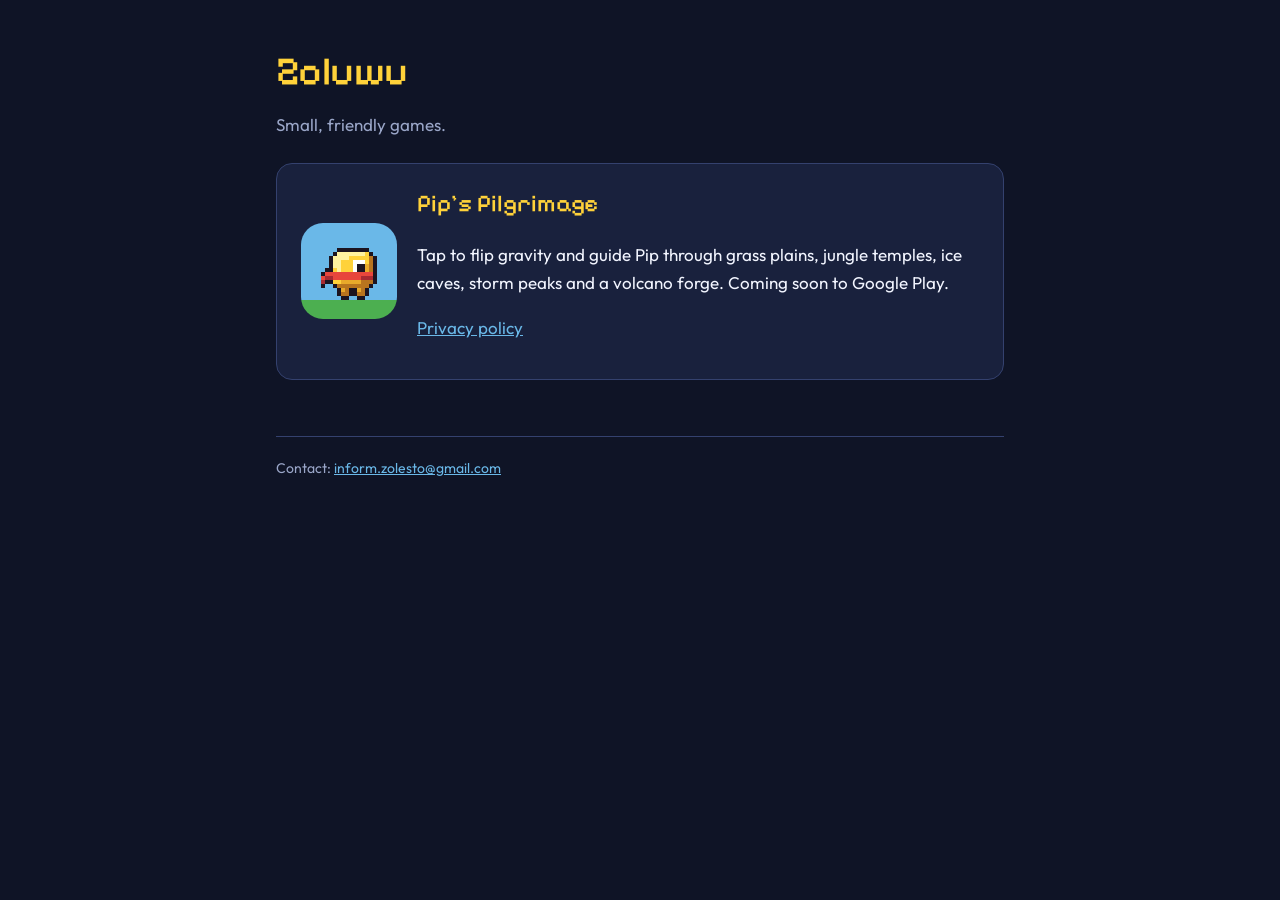
<file: index.html>
<!doctype html>
<html lang="en">
<head>
<meta charset="utf-8">
<meta name="viewport" content="width=device-width, initial-scale=1">
<title>Zoluwu</title>
<meta name="description" content="Zoluwu makes small, friendly games. Home of Pip's Pilgrimage.">
<link rel="icon" href="pips-pilgrimage/icon.png">
<link rel="preconnect" href="https://fonts.googleapis.com">
<link rel="preconnect" href="https://fonts.gstatic.com" crossorigin>
<link href="https://fonts.googleapis.com/css2?family=Outfit:wght@400;600&family=Pixelify+Sans:wght@500&display=swap" rel="stylesheet">
<link rel="stylesheet" href="style.css">
</head>
<body>
<main>
  <h1>Zoluwu</h1>
  <p class="muted">Small, friendly games.</p>

  <div class="card game">
    <img src="pips-pilgrimage/icon.png" alt="Pip's Pilgrimage icon: Pip, a small yellow bird with a red scarf">
    <div>
      <h2>Pip's Pilgrimage</h2>
      <p>Tap to flip gravity and guide Pip through grass plains, jungle temples, ice caves, storm peaks and a volcano forge. Coming soon to Google Play.</p>
      <p class="links"><a href="pips-pilgrimage/privacy.html">Privacy policy</a></p>
    </div>
  </div>

  <footer class="muted">Contact: <a href="mailto:inform.zolesto@gmail.com">inform.zolesto@gmail.com</a></footer>
</main>
</body>
</html>
</file>
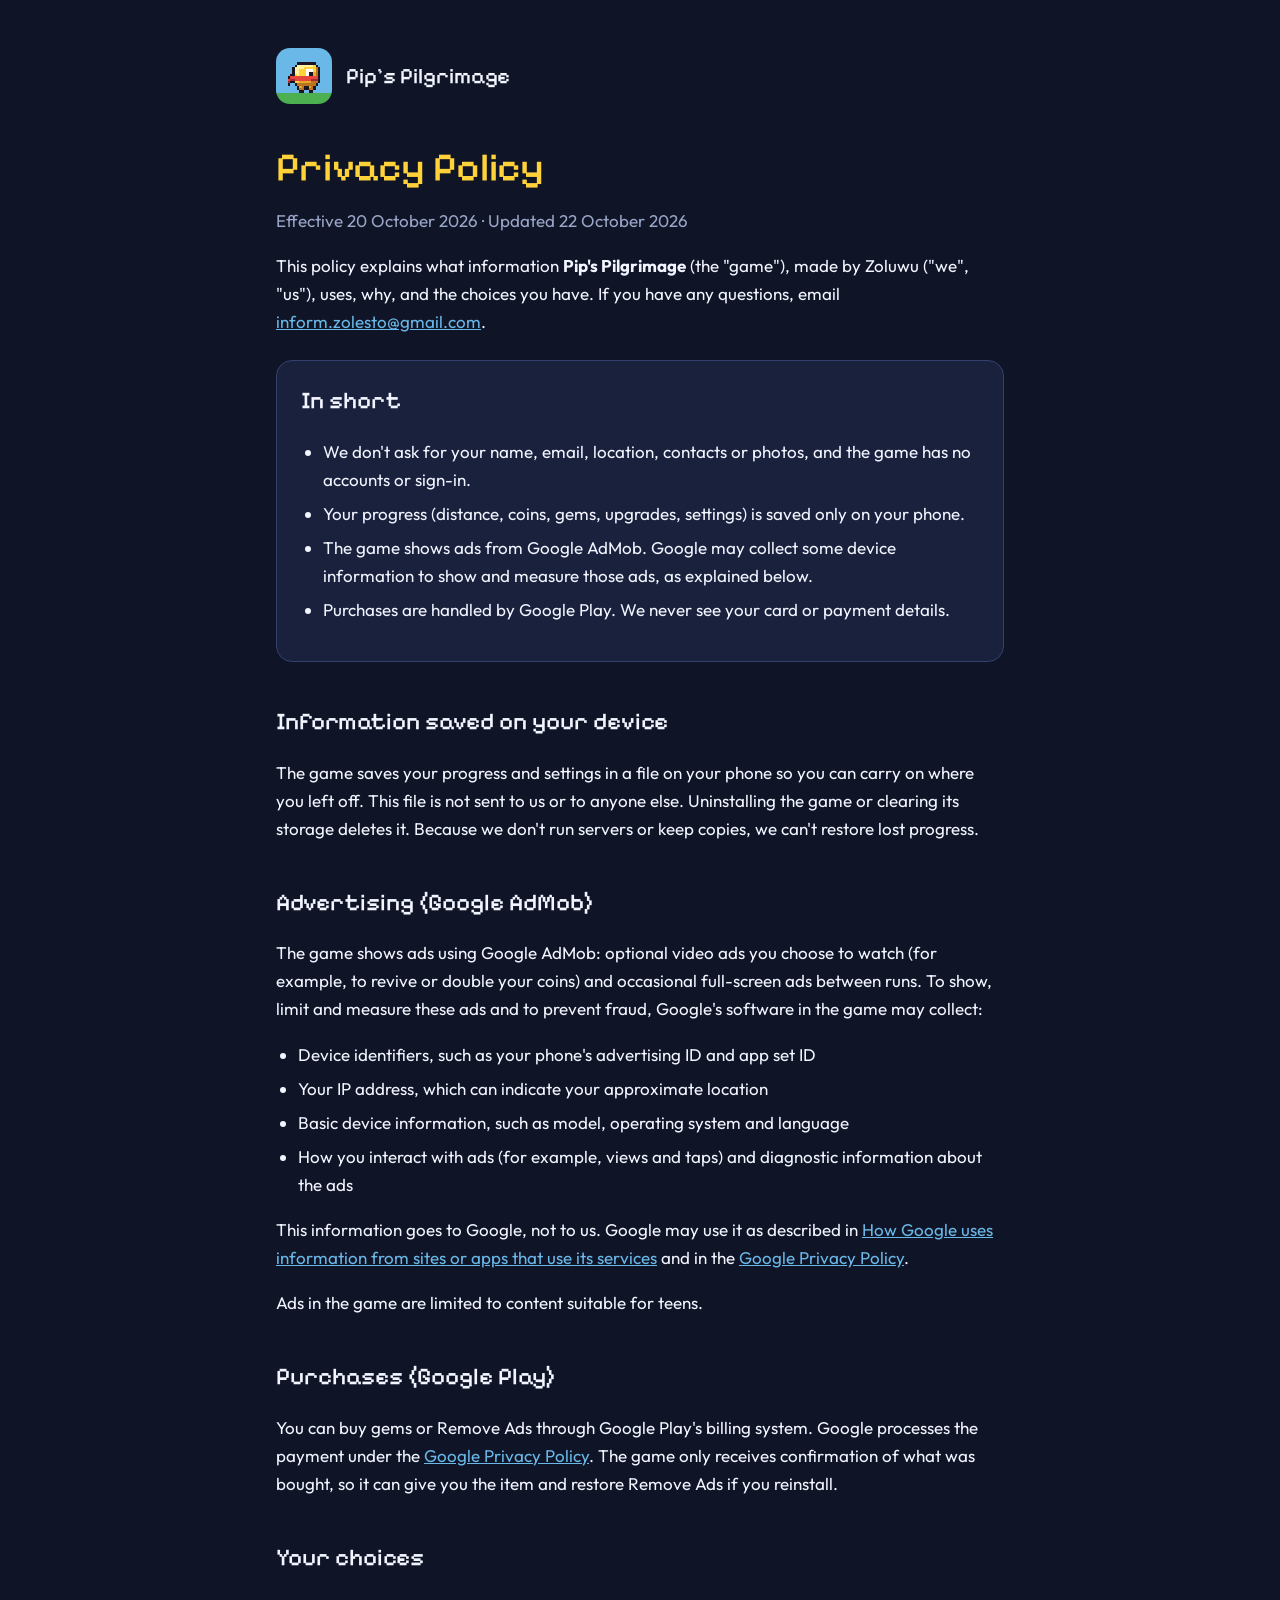
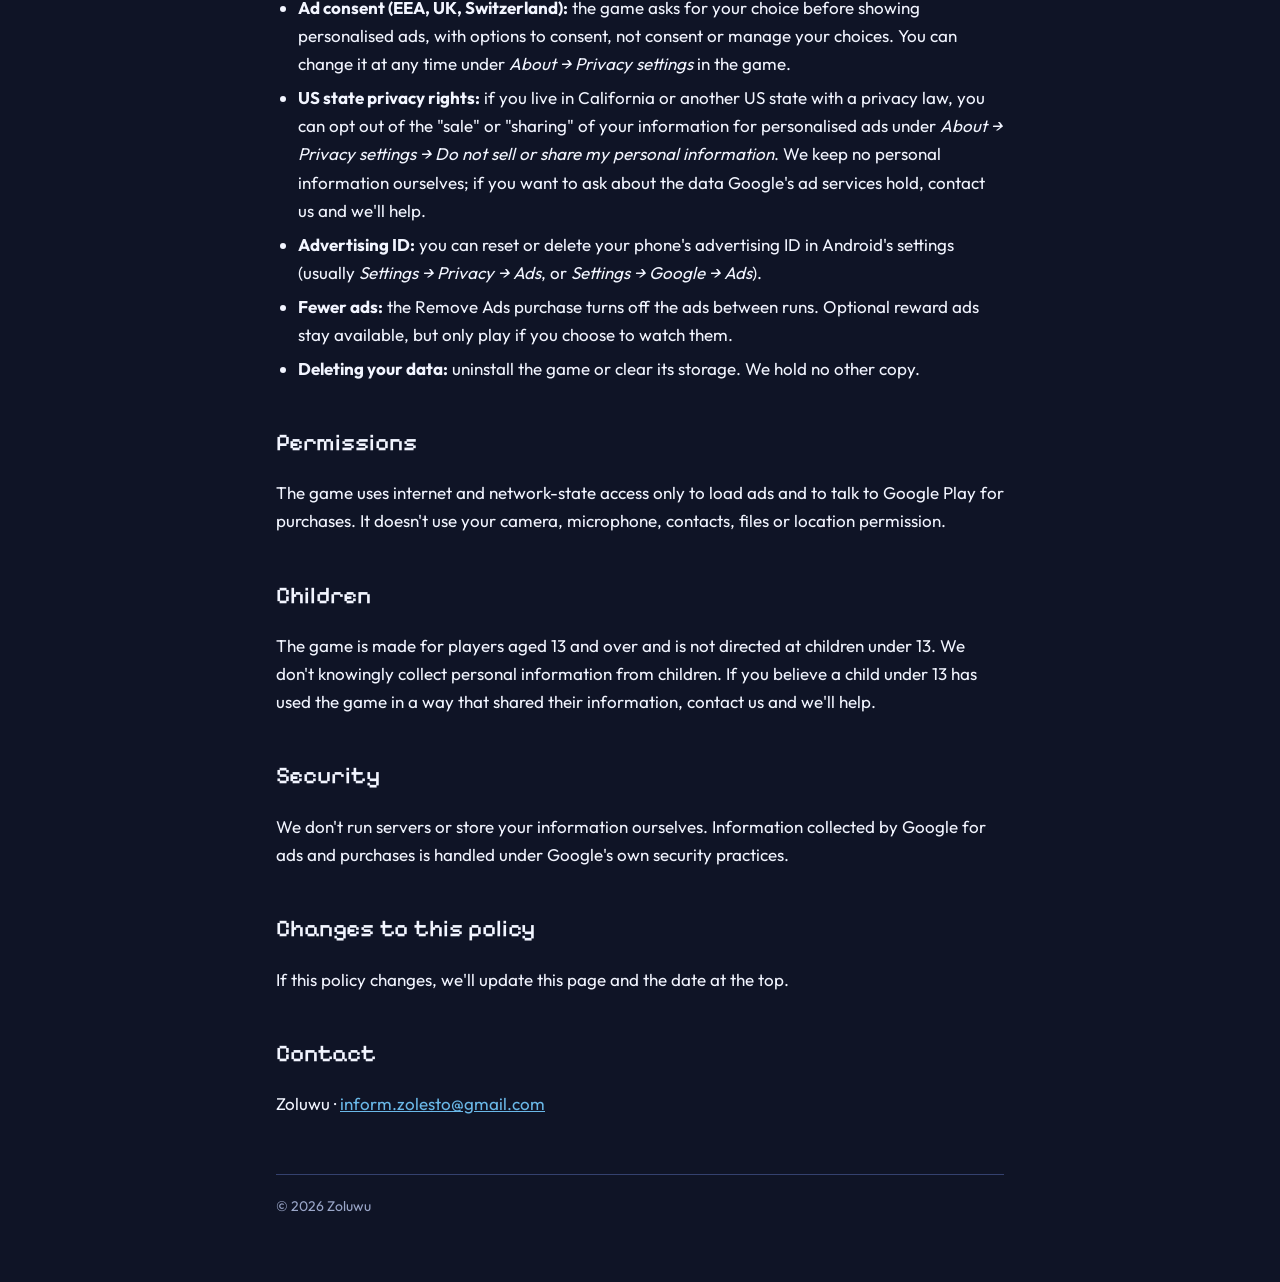
<file: pips-pilgrimage/privacy.html>
<!doctype html>
<html lang="en">
<head>
<meta charset="utf-8">
<meta name="viewport" content="width=device-width, initial-scale=1">
<title>Pip's Pilgrimage Privacy</title>
<meta name="description" content="Privacy policy for Pip's Pilgrimage, a game by Zoluwu.">
<link rel="icon" href="icon.png">
<link rel="preconnect" href="https://fonts.googleapis.com">
<link rel="preconnect" href="https://fonts.gstatic.com" crossorigin>
<link href="https://fonts.googleapis.com/css2?family=Outfit:wght@400;600&family=Pixelify+Sans:wght@500&display=swap" rel="stylesheet">
<link rel="stylesheet" href="../style.css">
</head>
<body>
<main>
  <a class="brand" href="../index.html"><img src="icon.png" alt="">Pip's Pilgrimage</a>

  <h1>Privacy Policy</h1>
  <p class="muted">Effective 20 October 2026 · Updated 22 October 2026</p>

  <p>This policy explains what information <strong>Pip's Pilgrimage</strong> (the "game"), made by Zoluwu ("we", "us"), uses, why, and the choices you have. If you have any questions, email <a href="mailto:inform.zolesto@gmail.com">inform.zolesto@gmail.com</a>.</p>

  <div class="card">
    <h2>In short</h2>
    <ul>
      <li>We don't ask for your name, email, location, contacts or photos, and the game has no accounts or sign-in.</li>
      <li>Your progress (distance, coins, gems, upgrades, settings) is saved only on your phone.</li>
      <li>The game shows ads from Google AdMob. Google may collect some device information to show and measure those ads, as explained below.</li>
      <li>Purchases are handled by Google Play. We never see your card or payment details.</li>
    </ul>
  </div>

  <h2>Information saved on your device</h2>
  <p>The game saves your progress and settings in a file on your phone so you can carry on where you left off. This file is not sent to us or to anyone else. Uninstalling the game or clearing its storage deletes it. Because we don't run servers or keep copies, we can't restore lost progress.</p>

  <h2>Advertising (Google AdMob)</h2>
  <p>The game shows ads using Google AdMob: optional video ads you choose to watch (for example, to revive or double your coins) and occasional full-screen ads between runs. To show, limit and measure these ads and to prevent fraud, Google's software in the game may collect:</p>
  <ul>
    <li>Device identifiers, such as your phone's advertising ID and app set ID</li>
    <li>Your IP address, which can indicate your approximate location</li>
    <li>Basic device information, such as model, operating system and language</li>
    <li>How you interact with ads (for example, views and taps) and diagnostic information about the ads</li>
  </ul>
  <p>This information goes to Google, not to us. Google may use it as described in <a href="https://policies.google.com/technologies/partner-sites">How Google uses information from sites or apps that use its services</a> and in the <a href="https://policies.google.com/privacy">Google Privacy Policy</a>.</p>
  <p>Ads in the game are limited to content suitable for teens.</p>

  <h2>Purchases (Google Play)</h2>
  <p>You can buy gems or Remove Ads through Google Play's billing system. Google processes the payment under the <a href="https://policies.google.com/privacy">Google Privacy Policy</a>. The game only receives confirmation of what was bought, so it can give you the item and restore Remove Ads if you reinstall.</p>

  <h2>Your choices</h2>
  <ul>
    <li><strong>Ad consent (EEA, UK, Switzerland):</strong> the game asks for your choice before showing personalised ads, with options to consent, not consent or manage your choices. You can change it at any time under <em>About → Privacy settings</em> in the game.</li>
    <li><strong>US state privacy rights:</strong> if you live in California or another US state with a privacy law, you can opt out of the "sale" or "sharing" of your information for personalised ads under <em>About → Privacy settings → Do not sell or share my personal information</em>. We keep no personal information ourselves; if you want to ask about the data Google's ad services hold, contact us and we'll help.</li>
    <li><strong>Advertising ID:</strong> you can reset or delete your phone's advertising ID in Android's settings (usually <em>Settings → Privacy → Ads</em>, or <em>Settings → Google → Ads</em>).</li>
    <li><strong>Fewer ads:</strong> the Remove Ads purchase turns off the ads between runs. Optional reward ads stay available, but only play if you choose to watch them.</li>
    <li><strong>Deleting your data:</strong> uninstall the game or clear its storage. We hold no other copy.</li>
  </ul>

  <h2>Permissions</h2>
  <p>The game uses internet and network-state access only to load ads and to talk to Google Play for purchases. It doesn't use your camera, microphone, contacts, files or location permission.</p>

  <h2>Children</h2>
  <p>The game is made for players aged 13 and over and is not directed at children under 13. We don't knowingly collect personal information from children. If you believe a child under 13 has used the game in a way that shared their information, contact us and we'll help.</p>

  <h2>Security</h2>
  <p>We don't run servers or store your information ourselves. Information collected by Google for ads and purchases is handled under Google's own security practices.</p>

  <h2>Changes to this policy</h2>
  <p>If this policy changes, we'll update this page and the date at the top.</p>

  <h2>Contact</h2>
  <p>Zoluwu · <a href="mailto:inform.zolesto@gmail.com">inform.zolesto@gmail.com</a></p>

  <footer class="muted">© 2026 Zoluwu</footer>
</main>
</body>
</html>
</file>
<file: style.css>
:root {
  --ink: #0f1426;
  --card: #19213d;
  --line: #34416e;
  --text: #f2f5ff;
  --muted: #9aa6c8;
  --gold: #ffd23a;
  --sky: #6ab8e8;
}
* { box-sizing: border-box; }
html { background: var(--ink); }
body {
  margin: 0;
  background: var(--ink);
  color: var(--text);
  font: 17px/1.65 "Outfit", system-ui, sans-serif;
  -webkit-font-smoothing: antialiased;
}
main { max-width: 760px; margin: 0 auto; padding: 48px 16px 64px; }
h1, h2, .brand { font-family: "Pixelify Sans", "Outfit", sans-serif; font-weight: 500; }
h1 { font-size: 40px; line-height: 1.15; margin: 0 0 8px; color: var(--gold); }
h2 { font-size: 24px; margin: 40px 0 8px; color: var(--text); }
p, li { color: var(--text); }
ul { padding-left: 22px; }
li { margin: 6px 0; }
a { color: var(--sky); }
.muted { color: var(--muted); }
.brand { display: flex; align-items: center; gap: 14px; text-decoration: none; color: var(--text); font-size: 22px; margin-bottom: 40px; }
.brand img { width: 56px; height: 56px; border-radius: 14px; image-rendering: pixelated; }
.card { background: var(--card); border: 1px solid var(--line); border-radius: 16px; padding: 20px 24px; margin: 24px 0; }
.card h2 { margin-top: 0; }
.game { display: flex; gap: 20px; align-items: center; }
.game img { width: 96px; height: 96px; border-radius: 22px; image-rendering: pixelated; flex: none; }
.game h2 { margin: 0 0 4px; color: var(--gold); }
.links a { margin-right: 18px; }
footer { margin-top: 56px; padding-top: 20px; border-top: 1px solid var(--line); font-size: 14px; }
@media (max-width: 520px) {
  h1 { font-size: 32px; }
  .game { flex-direction: column; align-items: flex-start; }
}
</file>
